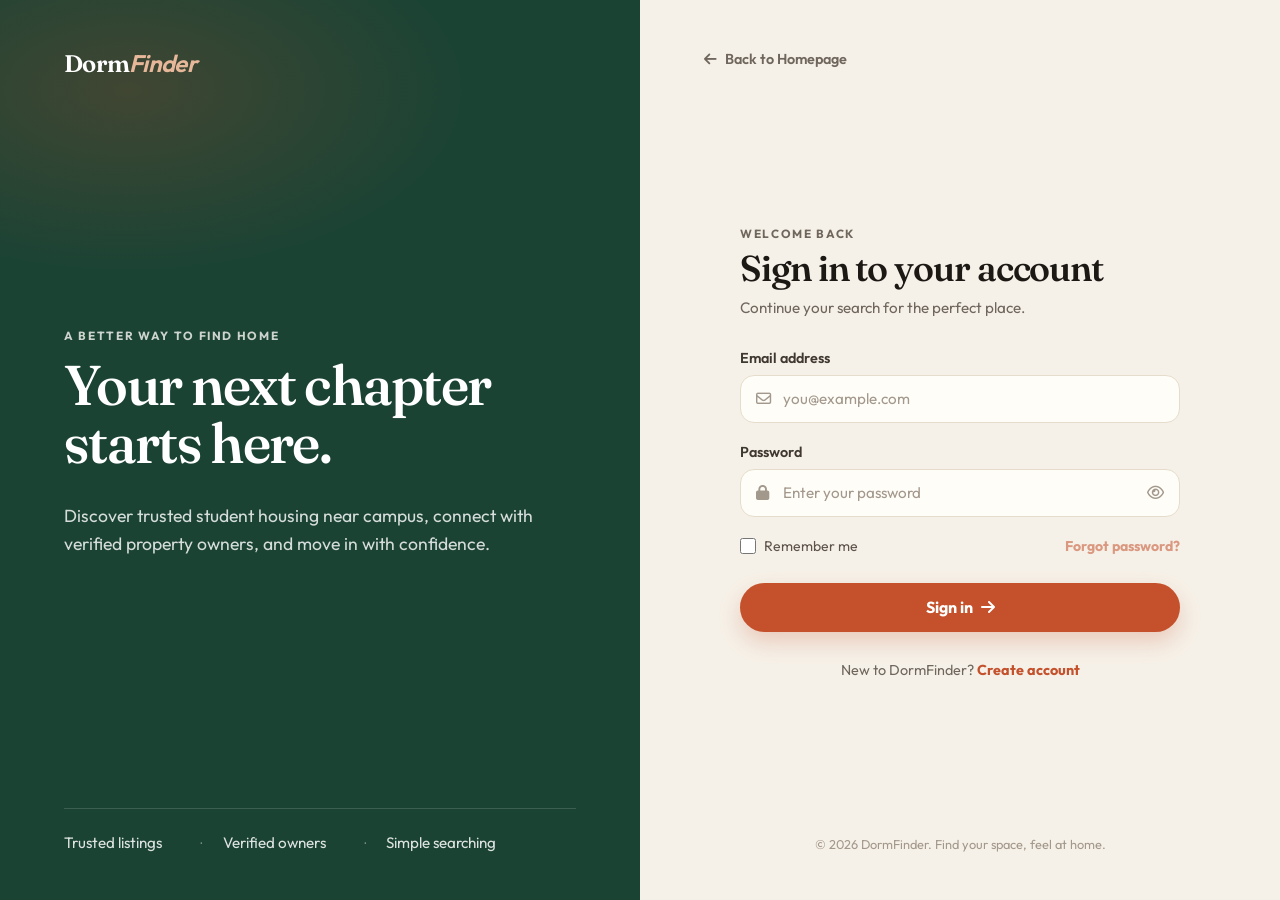
<file: signin.html>
<!DOCTYPE html>
<html lang="en">
<head>
  <meta charset="UTF-8">
  <meta name="viewport" content="width=device-width, initial-scale=1.0">
  <title>Sign in to your account - DormFinder</title>
  
  <!-- Font Awesome for Icons -->
  <link rel="stylesheet" href="https://cdnjs.cloudflare.com/ajax/libs/font-awesome/6.4.0/css/all.min.css">
  
  <!-- Google Fonts (Outfit) -->
  <link rel="preconnect" href="https://fonts.googleapis.com">
  <link rel="preconnect" href="https://fonts.gstatic.com" crossorigin>
  <link href="https://fonts.googleapis.com/css2?family=Fraunces:ital,opsz,wght@0,9..144,500;0,9..144,620;1,9..144,560&family=Outfit:wght@400;500;600;700&display=swap" rel="stylesheet">

  <style>
    * {
      box-sizing: border-box;
      margin: 0;
      padding: 0;
      font-family: 'Outfit', sans-serif;
    }

    body {
      min-height: 100vh;
      display: flex;
      background-color: #f6f1e8;
      color: #1c1915;
    }

    .container {
      display: flex;
      width: 100%;
      min-height: 100vh;
    }

    /* Left Hero / Promo Section (Slate Blue Theme) */
    .hero-section {
      flex: 1;
      background-color: #1b4334;
      color: #ffffff;
      padding: 3rem 4rem;
      display: flex;
      flex-direction: column;
      justify-content: space-between;
      position: relative;
    }

    .hero-header {
      position: relative;
      z-index: 2;
    }

    .logo {
      display: inline-block;
      text-decoration: none;
    }

    .logo-text {
      font-size: 1.5rem;
      font-weight: 800;
      color: #ffffff;
      letter-spacing: -0.02em;
    }

    .hero-content {
      position: relative;
      z-index: 2;
      max-width: 520px;
      margin-top: 2rem;
      margin-bottom: 2rem;
    }

    .hero-subtitle {
      text-transform: uppercase;
      font-size: 0.8rem;
      letter-spacing: 0.12em;
      font-weight: 700;
      color: rgba(255, 255, 255, 0.7);
      margin-bottom: 0.8rem;
    }

    .hero-title {
      font-size: 3.5rem;
      font-weight: 800;
      line-height: 1.05;
      letter-spacing: -0.03em;
      margin-bottom: 1.8rem;
    }

    .hero-description {
      font-size: 1.1rem;
      line-height: 1.6;
      color: rgba(255, 255, 255, 0.82);
      font-weight: 400;
    }

    .hero-footer {
      position: relative;
      z-index: 2;
      border-top: 1px solid rgba(255, 255, 255, 0.15);
      padding-top: 1.5rem;
    }

    .features-list {
      display: flex;
      align-items: center;
      gap: 1.2rem;
      font-size: 0.95rem;
      color: rgba(255, 255, 255, 0.85);
    }

    .features-list span {
      display: inline-flex;
      align-items: center;
    }

    .bullet {
      margin-left: 1.2rem;
      font-size: 0.5rem;
      opacity: 0.6;
    }

    /* Right Form Section */
    .form-section {
      flex: 1;
      display: flex;
      flex-direction: column;
      justify-content: space-between;
      padding: 3rem 4rem;
      max-width: 650px;
      margin: 0 auto;
      background: #f6f1e8;
    }

    /* Back to Homepage Button */
    .back-home {
      display: inline-flex;
      align-items: center;
      gap: 0.5rem;
      color: #6f675e;
      text-decoration: none;
      font-size: 0.9rem;
      font-weight: 600;
      transition: color 0.2s;
    }

    .back-home:hover {
      color: #c4512c;
    }

    .form-wrapper {
      margin: auto 0;
      width: 100%;
      max-width: 440px;
      align-self: center;
    }

    .form-header {
      margin-bottom: 2rem;
    }

    .tagline {
      font-size: 0.8rem;
      font-weight: 700;
      letter-spacing: 0.1em;
      color: #6f675e;
      text-transform: uppercase;
      margin-bottom: 0.6rem;
    }

    .form-title {
      font-size: 2.25rem;
      font-weight: 800;
      color: #1c1915;
      letter-spacing: -0.03em;
      margin-bottom: 0.6rem;
    }

    .form-subtext {
      color: #6f675e;
      font-size: 0.95rem;
    }

    /* Input Fields */
    .input-group {
      margin-bottom: 1.25rem;
    }

    .input-group label {
      display: block;
      font-size: 0.9rem;
      font-weight: 600;
      color: #3f3832;
      margin-bottom: 0.5rem;
    }

    .input-field {
      position: relative;
      display: flex;
      align-items: center;
    }

    .input-icon {
      position: absolute;
      left: 1rem;
      color: #a3988c;
      font-size: 0.95rem;
      pointer-events: none;
    }

    .input-field input {
      width: 100%;
      padding: 0.85rem 1rem 0.85rem 2.6rem;
      border: 1px solid #e6dccb;
      border-radius: 12px;
      font-size: 0.95rem;
      color: #1c1915;
      outline: none;
      transition: border-color 0.2s, box-shadow 0.2s;
    }

    .input-field input::placeholder {
      color: #a3988c;
    }

    .input-field input:focus {
      border-color: #c4512c;
      box-shadow: 0 0 0 3px rgba(196, 81, 44, 0.15);
    }

    .password-icon-right {
      position: absolute;
      right: 1rem;
      color: #a3988c;
      font-size: 0.95rem;
      cursor: pointer;
    }

    /* Options Row */
    .form-options {
      display: flex;
      align-items: center;
      justify-content: space-between;
      margin-bottom: 1.75rem;
      font-size: 0.88rem;
    }

    .remember-me {
      display: flex;
      align-items: center;
      gap: 0.5rem;
      color: #5c534b;
      cursor: pointer;
    }

    .remember-me input[type="checkbox"] {
      width: 16px;
      height: 16px;
      border-radius: 4px;
      border: 1px solid #d9ccb8;
      cursor: pointer;
      accent-color: #c4512c;
    }

    .forgot-link {
      color: #c4512c;
      text-decoration: none;
      font-weight: 700;
    }

    .forgot-link:hover {
      text-decoration: underline;
    }

    /* Submit Button */
    .btn-submit {
      width: 100%;
      padding: 0.9rem;
      border-radius: 999px;
      background-color: #c4512c;
      color: #ffffff;
      border: none;
      font-size: 1rem;
      font-weight: 600;
      cursor: pointer;
      display: flex;
      align-items: center;
      justify-content: center;
      gap: 0.5rem;
      box-shadow: 0 4px 12px rgba(196, 81, 44, 0.2);
      transition: background-color 0.2s, transform 0.1s;
    }

    .btn-submit:hover {
      background-color: #9a3b1b;
    }

    .btn-submit:active {
      transform: translateY(1px);
    }

    /* Switch Page Link */
    .switch-page {
      text-align: center;
      margin-top: 1.8rem;
      font-size: 0.9rem;
      color: #6f675e;
    }

    .switch-page a {
      color: #c4512c;
      text-decoration: none;
      font-weight: 700;
    }

    .switch-page a:hover {
      text-decoration: underline;
    }

    /* Footer */
    .form-footer {
      text-align: center;
      font-size: 0.8rem;
      color: #a3988c;
    }

    /* Responsive Adjustments */
    @media (max-width: 900px) {
      .container {
        flex-direction: column;
      }

      .hero-section {
        padding: 2.5rem 2rem;
      }

      .hero-title {
        font-size: 2.5rem;
      }

      .form-section {
        padding: 2.5rem 2rem;
      }
    }
  </style>
  <link rel="stylesheet" href="css/theme.css"/>
</head>
<body>

  <div class="container">
    <!-- Left Hero Section -->
    <div class="hero-section">
      <div class="hero-header">
        <a href="index.html" class="logo">
          <span class="logo-text">Dorm<span class="gold">Finder</span></span>
        </a>
      </div>

      <div class="hero-content">
        <p class="hero-subtitle">A better way to find home</p>
        <h1 class="hero-title">Your next chapter starts here.</h1>
        <p class="hero-description">
          Discover trusted student housing near campus, connect with verified property owners, and move in with confidence.
        </p>
      </div>

      <div class="hero-footer">
        <div class="features-list">
          <span>Trusted listings</span>
          <span class="bullet">•</span>
          <span>Verified owners</span>
          <span class="bullet">•</span>
          <span>Simple searching</span>
        </div>
      </div>
    </div>

    <!-- Right Form Section -->
    <div class="form-section">
      <div>
        <a href="index.html" class="back-home">
          <i class="fa-solid fa-arrow-left"></i> Back to Homepage
        </a>
      </div>

      <div class="form-wrapper">
        <div class="form-header">
          <p class="tagline">Welcome back</p>
          <h2 class="form-title">Sign in to your account</h2>
          <p class="form-subtext">Continue your search for the perfect place.</p>
        </div>

        <form id="signin-form">
          <div class="form-alert" id="formAlert" role="alert"></div>
          <div class="input-group">
            <label for="email">Email address</label>
            <div class="input-field">
              <i class="fa-regular fa-envelope input-icon"></i>
              <input type="email" id="email" name="email" placeholder="you@example.com" required>
            </div>
          </div>

          <div class="input-group">
            <label for="password">Password</label>
            <div class="input-field">
              <i class="fa-solid fa-lock input-icon"></i>
              <input type="password" id="password" name="password" placeholder="Enter your password" required>
              <i class="fa-regular fa-eye password-icon-right" id="toggle-pw"></i>
            </div>
          </div>

          <div class="form-options">
            <label class="remember-me">
              <input type="checkbox" name="remember">
              <span>Remember me</span>
            </label>
            <span class="forgot-link" title="Coming soon" style="opacity:.55;cursor:default">Forgot password?</span>
          </div>

          <button type="submit" class="btn-submit" id="signinBtn">
            Sign in <i class="fa-solid fa-arrow-right"></i>
          </button>
        </form>

        <p class="switch-page">
          New to DormFinder? <a href="signup.html">Create account</a>
        </p>
      </div>

      <div class="form-footer">
        © 2026 DormFinder. Find your space, feel at home.
      </div>
    </div>
  </div>

  <script>
    document.getElementById('toggle-pw').addEventListener('click', function() {
      const input = document.getElementById('password');
      if (input.type === 'password') {
        input.type = 'text';
        this.classList.remove('fa-eye');
        this.classList.add('fa-eye-slash');
      } else {
        input.type = 'password';
        this.classList.remove('fa-eye-slash');
        this.classList.add('fa-eye');
      }
    });

    function showFormAlert(msg, type) {
      const el = document.getElementById('formAlert');
      el.className = 'form-alert show ' + (type || 'error');
      el.textContent = msg;
    }

    (function showSignupBanner() {
      const params = new URLSearchParams(location.search);
      if (params.get('new') === '1') {
        showFormAlert('Account created. Sign in to continue.', 'success');
      }
    })();

    document.getElementById('signin-form').addEventListener('submit', async function(e) {
      e.preventDefault();

      const email = document.getElementById('email').value.trim();
      const password = document.getElementById('password').value;
      const btn = document.getElementById('signinBtn');
      btn.disabled = true;
      btn.innerHTML = 'Signing in…';

      try {
        const response = await fetch('/api/signin', {
          method: 'POST',
          headers: { 'Content-Type': 'application/json' },
          body: JSON.stringify({ email, password })
        });

        const data = await response.json();

        if (response.ok && data.success) {
          localStorage.setItem('df_user', JSON.stringify(data.user));
          const routes = {
            owner: 'owner-dashboard.html',
            admin: 'admin-dashboard.html',
            student: 'student-dashboard.html'
          };
          window.location.href = routes[data.user.role] || 'student-dashboard.html';
        } else {
          showFormAlert(data.message || 'Invalid email or password.', 'error');
          btn.disabled = false;
          btn.innerHTML = 'Sign in <i class="fa-solid fa-arrow-right"></i>';
        }
      } catch (err) {
        console.error('Error:', err);
        showFormAlert('Could not connect to the server.', 'error');
        btn.disabled = false;
        btn.innerHTML = 'Sign in <i class="fa-solid fa-arrow-right"></i>';
      }
    });
  </script>
</body>
</html>
</file>
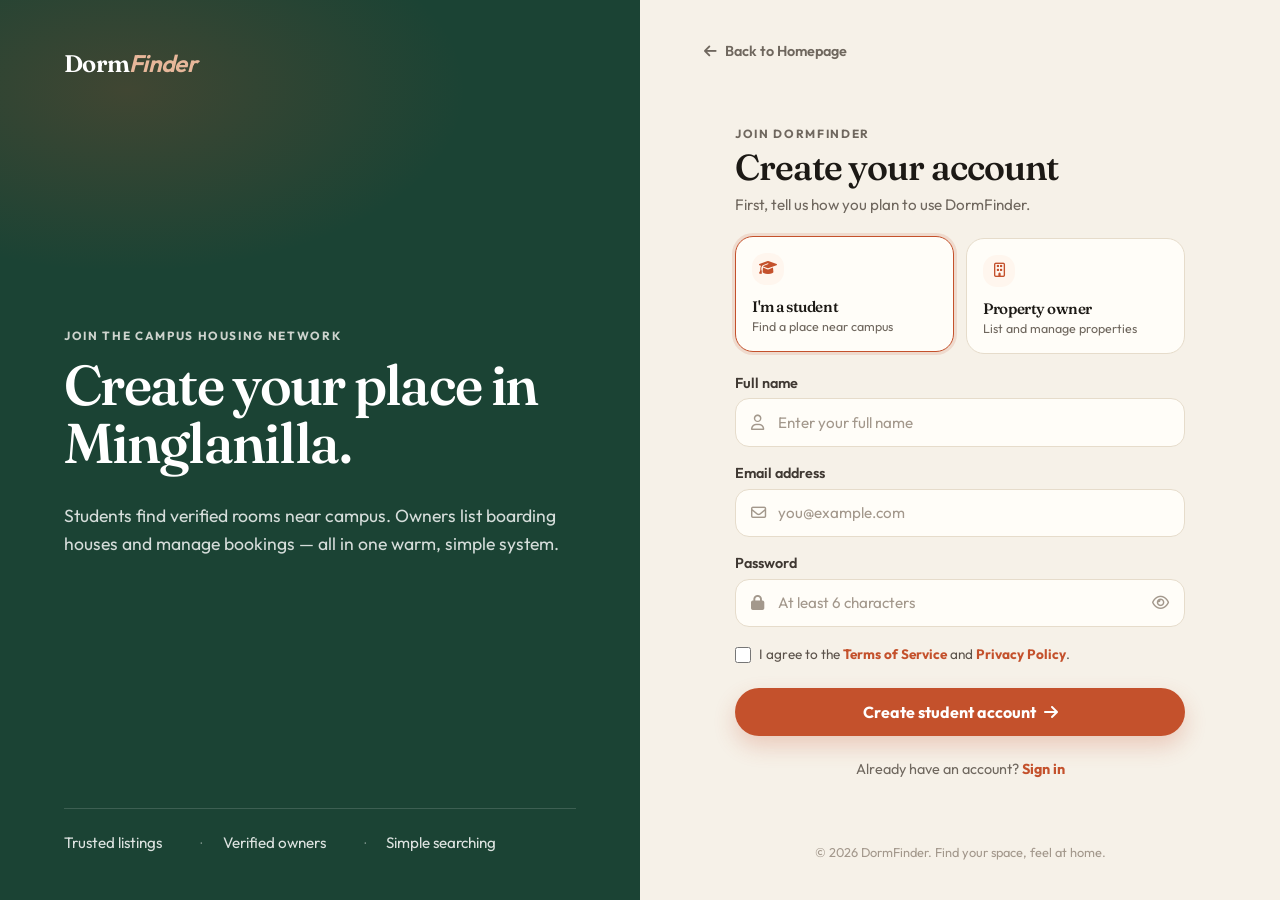
<file: signup.html>
<!DOCTYPE html>
<html lang="en">
<head>
  <meta charset="UTF-8">
  <meta name="viewport" content="width=device-width, initial-scale=1.0">
  <title>Create your account - DormFinder</title>
  
  <!-- Font Awesome for Icons -->
  <link rel="stylesheet" href="https://cdnjs.cloudflare.com/ajax/libs/font-awesome/6.4.0/css/all.min.css">
  
  <!-- Google Fonts (Outfit) -->
  <link rel="preconnect" href="https://fonts.googleapis.com">
  <link rel="preconnect" href="https://fonts.gstatic.com" crossorigin>
  <link href="https://fonts.googleapis.com/css2?family=Fraunces:ital,opsz,wght@0,9..144,500;0,9..144,620;1,9..144,560&family=Outfit:wght@400;500;600;700&display=swap" rel="stylesheet">

  <style>
    * {
      box-sizing: border-box;
      margin: 0;
      padding: 0;
      font-family: 'Outfit', sans-serif;
    }

    body {
      min-height: 100vh;
      display: flex;
      background-color: #f6f1e8;
      color: #1c1915;
    }

    .container {
      display: flex;
      width: 100%;
      min-height: 100vh;
    }

    /* Left Hero / Promo Section (Slate Blue Theme) */
    .hero-section {
      flex: 1;
      background-color: #1b4334;
      color: #ffffff;
      padding: 3rem 4rem;
      display: flex;
      flex-direction: column;
      justify-content: space-between;
      position: relative;
    }

    .hero-header {
      position: relative;
      z-index: 2;
    }

    .logo {
      display: inline-block;
      text-decoration: none;
    }

    .logo-text {
      font-size: 1.5rem;
      font-weight: 800;
      color: #ffffff;
      letter-spacing: -0.02em;
    }

    .hero-content {
      position: relative;
      z-index: 2;
      max-width: 520px;
      margin-top: 2rem;
      margin-bottom: 2rem;
    }

    .hero-subtitle {
      text-transform: uppercase;
      font-size: 0.8rem;
      letter-spacing: 0.12em;
      font-weight: 700;
      color: rgba(255, 255, 255, 0.7);
      margin-bottom: 0.8rem;
    }

    .hero-title {
      font-size: 3.5rem;
      font-weight: 800;
      line-height: 1.05;
      letter-spacing: -0.03em;
      margin-bottom: 1.8rem;
    }

    .hero-description {
      font-size: 1.1rem;
      line-height: 1.6;
      color: rgba(255, 255, 255, 0.82);
      font-weight: 400;
    }

    .hero-footer {
      position: relative;
      z-index: 2;
      border-top: 1px solid rgba(255, 255, 255, 0.15);
      padding-top: 1.5rem;
    }

    .features-list {
      display: flex;
      align-items: center;
      gap: 1.2rem;
      font-size: 0.95rem;
      color: rgba(255, 255, 255, 0.85);
    }

    .features-list span {
      display: inline-flex;
      align-items: center;
    }

    .bullet {
      margin-left: 1.2rem;
      font-size: 0.5rem;
      opacity: 0.6;
    }

    /* Right Form Section */
    .form-section {
      flex: 1;
      display: flex;
      flex-direction: column;
      justify-content: space-between;
      padding: 2.5rem 4rem;
      max-width: 650px;
      margin: 0 auto;
      background: #f6f1e8;
    }

    /* Back to Homepage Button */
    .back-home {
      display: inline-flex;
      align-items: center;
      gap: 0.5rem;
      color: #6f675e;
      text-decoration: none;
      font-size: 0.9rem;
      font-weight: 600;
      transition: color 0.2s;
    }

    .back-home:hover {
      color: #c4512c;
    }

    .form-wrapper {
      margin: auto 0;
      width: 100%;
      max-width: 450px;
      align-self: center;
    }

    .form-header {
      margin-bottom: 1.5rem;
    }

    .tagline {
      font-size: 0.8rem;
      font-weight: 700;
      letter-spacing: 0.1em;
      color: #6f675e;
      text-transform: uppercase;
      margin-bottom: 0.5rem;
    }

    .form-title {
      font-size: 2.25rem;
      font-weight: 800;
      color: #1c1915;
      letter-spacing: -0.03em;
      margin-bottom: 0.5rem;
    }

    .form-subtext {
      color: #6f675e;
      font-size: 0.95rem;
    }

    /* Account Type Cards */
    .role-selection {
      display: grid;
      grid-template-columns: 1fr 1fr;
      gap: 0.8rem;
      margin-bottom: 1.25rem;
    }

    .role-option {
      position: relative;
    }

    .role-option input[type="radio"] {
      position: absolute;
      opacity: 0;
      width: 0;
      height: 0;
    }

    .role-card {
      border: 1px solid #e6dccb;
      border-radius: 18px;
      padding: 1rem;
      cursor: pointer;
      transition: all 0.2s ease;
      background-color: #fffdf8;
      display: flex;
      flex-direction: column;
      height: 100%;
    }

    .role-card .icon-box {
      width: 32px;
      height: 32px;
      background-color: #efe6d6;
      border-radius: 8px;
      display: flex;
      align-items: center;
      justify-content: center;
      color: #c4512c;
      font-size: 0.9rem;
      margin-bottom: 0.75rem;
    }

    .role-card h3 {
      font-size: 0.95rem;
      font-weight: 700;
      color: #1c1915;
      margin-bottom: 0.2rem;
    }

    .role-card p {
      font-size: 0.78rem;
      color: #6f675e;
      line-height: 1.3;
    }

    /* Active Selected Card State */
    .role-option input[type="radio"]:checked + .role-card {
      border: 2px solid #c4512c;
      background-color: #f6f1e8;
    }

    .role-option input[type="radio"]:checked + .role-card .icon-box {
      background-color: #ffffff;
    }

    /* Input Fields */
    .input-group {
      margin-bottom: 1.1rem;
    }

    .input-group label {
      display: block;
      font-size: 0.9rem;
      font-weight: 600;
      color: #3f3832;
      margin-bottom: 0.4rem;
    }

    .input-field {
      position: relative;
      display: flex;
      align-items: center;
    }

    .input-icon {
      position: absolute;
      left: 1rem;
      color: #a3988c;
      font-size: 0.95rem;
      pointer-events: none;
    }

    .input-field input {
      width: 100%;
      padding: 0.85rem 1rem 0.85rem 2.6rem;
      border: 1px solid #e6dccb;
      border-radius: 12px;
      font-size: 0.95rem;
      color: #1c1915;
      outline: none;
      transition: border-color 0.2s, box-shadow 0.2s;
    }

    .input-field input::placeholder {
      color: #a3988c;
    }

    .input-field input:focus {
      border-color: #c4512c;
      box-shadow: 0 0 0 3px rgba(196, 81, 44, 0.15);
    }

    .password-icon-right {
      position: absolute;
      right: 1rem;
      color: #a3988c;
      font-size: 0.95rem;
      cursor: pointer;
    }

    /* Terms Checkbox Row */
    .terms-option {
      margin-bottom: 1.5rem;
      font-size: 0.85rem;
    }

    .terms-label {
      display: flex;
      align-items: flex-start;
      gap: 0.5rem;
      color: #5c534b;
      cursor: pointer;
      line-height: 1.4;
    }

    .terms-label input[type="checkbox"] {
      width: 16px;
      height: 16px;
      border-radius: 4px;
      border: 1px solid #d9ccb8;
      cursor: pointer;
      margin-top: 2px;
      accent-color: #c4512c;
    }

    .terms-label a {
      color: #c4512c;
      text-decoration: none;
      font-weight: 700;
    }

    .terms-label a:hover {
      text-decoration: underline;
    }

    /* Submit Button */
    .btn-submit {
      width: 100%;  
      padding: 0.9rem;
      background-color: #c4512c;
      color: #ffffff;
      border: none;
      border-radius: 999px;
      font-size: 1rem;
      font-weight: 600;
      cursor: pointer;
      display: flex;
      align-items: center;
      justify-content: center;
      gap: 0.5rem;
      box-shadow: 0 4px 12px rgba(196, 81, 44, 0.2);
      transition: background-color 0.2s, transform 0.1s;
    }

    .btn-submit:hover {
      background-color: #9a3b1b;
    }

    .btn-submit:active {
      transform: translateY(1px);
    }

    /* Switch Page Link */
    .switch-page {
      text-align: center;
      margin-top: 1.5rem;
      font-size: 0.9rem;
      color: #6f675e;
    }

    .switch-page a {
      color: #c4512c;
      text-decoration: none;
      font-weight: 700;
    }

    .switch-page a:hover {
      text-decoration: underline;
    }

    /* Footer */
    .form-footer {
      text-align: center;
      font-size: 0.8rem;
      color: #a3988c;
    }

    /* Responsive Adjustments */
    @media (max-width: 900px) {
      .container {
        flex-direction: column;
      }

      .hero-section {
        padding: 2.5rem 2rem;
      }

      .hero-title {
        font-size: 2.5rem;
      }

      .form-section {
        padding: 2.5rem 2rem;
      }
    }
  </style>
  <link rel="stylesheet" href="css/theme.css"/>
</head>
<body>

  <div class="container">
    <!-- Left Hero Section -->
    <div class="hero-section">
      <div class="hero-header">
        <a href="index.html" class="logo">
          <span class="logo-text">Dorm<span class="gold">Finder</span></span>
        </a>
      </div>

      <div class="hero-content">
        <p class="hero-subtitle">Join the campus housing network</p>
        <h1 class="hero-title">Create your place in Minglanilla.</h1>
        <p class="hero-description">
          Students find verified rooms near campus. Owners list boarding houses and manage bookings — all in one warm, simple system.
        </p>
      </div>

      <div class="hero-footer">
        <div class="features-list">
          <span>Trusted listings</span>
          <span class="bullet">•</span>
          <span>Verified owners</span>
          <span class="bullet">•</span>
          <span>Simple searching</span>
        </div>
      </div>
    </div>

    <!-- Right Form Section -->
    <div class="form-section">
      <div>
        <a href="index.html" class="back-home">
          <i class="fa-solid fa-arrow-left"></i> Back to Homepage
        </a>
      </div>

      <div class="form-wrapper">
        <div class="form-header">
          <p class="tagline">Join DormFinder</p>
          <h2 class="form-title">Create your account</h2>
          <p class="form-subtext">First, tell us how you plan to use DormFinder.</p>
        </div>

        <form id="signup-form">
          <div class="form-alert" id="formAlert" role="alert"></div>
          <!-- Role Selector -->
          <div class="role-selection">
            <label class="role-option">
              <input type="radio" name="account_type" value="student" checked onchange="updateSubmitText(this.value)">
              <div class="role-card">
                <div class="icon-box">
                  <i class="fa-solid fa-graduation-cap"></i>
                </div>
                <h3>I'm a student</h3>
                <p>Find a place near campus</p>
              </div>
            </label>

            <label class="role-option">
              <input type="radio" name="account_type" value="owner" onchange="updateSubmitText(this.value)">
              <div class="role-card">
                <div class="icon-box">
                  <i class="fa-regular fa-building"></i>
                </div>
                <h3>Property owner</h3>
                <p>List and manage properties</p>
              </div>
            </label>
          </div>

          <div class="input-group">
            <label for="fullname">Full name</label>
            <div class="input-field">
              <i class="fa-regular fa-user input-icon"></i>
              <input type="text" id="fullname" name="fullname" placeholder="Enter your full name" required>
            </div>
          </div>

          <div class="input-group">
            <label for="email">Email address</label>
            <div class="input-field">
              <i class="fa-regular fa-envelope input-icon"></i>
              <input type="email" id="email" name="email" placeholder="you@example.com" required>
            </div>
          </div>

          <div class="input-group">
            <label for="password">Password</label>
            <div class="input-field">
              <i class="fa-solid fa-lock input-icon"></i>
              <input type="password" id="password" name="password" placeholder="At least 6 characters" required minlength="6">
              <i class="fa-regular fa-eye password-icon-right" id="toggle-pw"></i>
            </div>
          </div>

          <div class="terms-option">
            <label class="terms-label">
              <input type="checkbox" name="terms" required>
              <span>I agree to the <a href="#">Terms of Service</a> and <a href="#">Privacy Policy</a>.</span>
            </label>
          </div>

          <button type="submit" class="btn-submit">
            <span id="btn-text">Create student account</span> <i class="fa-solid fa-arrow-right"></i>
          </button>
        </form>

        <p class="switch-page">
          Already have an account? <a href="signin.html">Sign in</a>
        </p>
      </div>

      <div class="form-footer">
        © 2026 DormFinder. Find your space, feel at home.
      </div>
    </div>
  </div>

  <script>
    function updateSubmitText(role) {
      const btnText = document.getElementById('btn-text');
      if (role === 'owner') {
        btnText.textContent = 'Create owner account';
      } else {
        btnText.textContent = 'Create student account';
      }
    }

    document.getElementById('toggle-pw').addEventListener('click', function() {
      const input = document.getElementById('password');
      if (input.type === 'password') {
        input.type = 'text';
        this.classList.remove('fa-eye');
        this.classList.add('fa-eye-slash');
      } else {
        input.type = 'password';
        this.classList.remove('fa-eye-slash');
        this.classList.add('fa-eye');
      }
    });

    function showFormAlert(msg, type) {
      const el = document.getElementById('formAlert');
      el.className = 'form-alert show ' + (type || 'error');
      el.textContent = msg;
    }

    document.getElementById('signup-form').addEventListener('submit', async function(e) {
      e.preventDefault();
      
      const fullname = document.getElementById('fullname').value.trim();
      const email = document.getElementById('email').value.trim();
      const password = document.getElementById('password').value;
      const role = document.querySelector('input[name="account_type"]:checked').value;
      const btn = this.querySelector('.btn-submit');
      const original = btn.innerHTML;
      btn.disabled = true;
      btn.innerHTML = 'Creating account…';

      try {
        const response = await fetch('/api/signup', {
          method: 'POST',
          headers: { 'Content-Type': 'application/json' },
          body: JSON.stringify({ fullname, email, password, role })
        });

        const data = await response.json();
        
        if (response.ok && data.success) {
          if (data.user) {
            localStorage.setItem('df_user', JSON.stringify(data.user));
            window.location.href = role === 'owner' ? 'owner-dashboard.html' : 'student-dashboard.html';
          } else {
            window.location.href = 'signin.html?new=1';
          }
        } else {
          showFormAlert(data.message || 'Error creating account.', 'error');
          btn.disabled = false;
          btn.innerHTML = original;
        }
      } catch (err) {
        console.error('Error:', err);
        showFormAlert('Could not connect to the server.', 'error');
        btn.disabled = false;
        btn.innerHTML = original;
      }
    });
  </script>
</body>
</html>
</file>
<file: css/theme.css>
/* Shared DormFinder look — cream paper, forest, terracotta, Fraunces + Outfit */

:root {
  --ink: #1c1915;
  --ink-soft: #3f3832;
  --muted: #6f675e;
  --paper: #f6f1e8;
  --paper-2: #efe6d6;
  --card: #fffdf8;
  --clay: #c4512c;
  --clay-deep: #9a3b1b;
  --forest: #1b4334;
  --forest-2: #143328;
  --sand: #e4d5bc;
  --line: #e6dccb;
  --serif: "Fraunces", "Times New Roman", serif;
  --sans: "Outfit", "Segoe UI", sans-serif;
  --shadow: 0 18px 40px rgba(48, 32, 16, 0.08);
  --shadow-soft: 0 8px 24px rgba(48, 32, 16, 0.06);
}

html { scroll-behavior: smooth; }

body {
  background: var(--paper) !important;
  color: var(--ink);
  font-family: var(--sans);
}

button, input, select, textarea { font-family: inherit; }

/* ── Type ───────────────────────────────────────────────── */
h1, h2, h3,
.hero-title,
.form-title,
.logo-text,
.dash-title-area h1,
.modal-header-row h3,
.results-count-text,
.dorm-name,
.prop-name,
.stat-number,
.section-header-flex h2,
.bd-title,
.empty-state-card h3 {
  font-family: var(--serif) !important;
  font-weight: 560 !important;
  letter-spacing: -0.03em;
}

.brand,
.logo-text {
  font-family: var(--serif) !important;
  letter-spacing: -0.03em;
  font-weight: 620 !important;
}

.gold {
  font-style: italic;
  color: #e7b79a !important;
}

.form-title .gold,
.brand .gold,
.logo-text .gold { color: #e7b79a; }

/* ── Brand mark (matches landing) ───────────────────────── */
.brand-mark {
  background: var(--forest) !important;
  border-radius: 12px 12px 4px 12px !important;
  box-shadow: inset 0 -8px 0 rgba(196, 81, 44, 0.9) !important;
}

.navbar .brand-mark,
.sidebar .brand-mark {
  background: rgba(255, 253, 248, 0.12) !important;
  box-shadow: inset 0 -8px 0 var(--clay) !important;
}

/* ── Shells ─────────────────────────────────────────────── */
.sidebar {
  background: var(--forest) !important;
  border-right: 1px solid rgba(255, 253, 248, 0.06);
}

.navbar {
  background: var(--forest) !important;
  box-shadow: 0 10px 30px rgba(20, 51, 40, 0.18);
}

.hero-section {
  background:
    radial-gradient(520px 280px at 20% 10%, rgba(196, 81, 44, 0.22), transparent 65%),
    var(--forest) !important;
}

.hero-banner {
  background:
    radial-gradient(640px 260px at 80% 0%, rgba(196, 81, 44, 0.22), transparent 60%),
    var(--forest-2) !important;
  border-radius: 0 0 36px 36px;
}

.form-section {
  background: var(--paper) !important;
}

.topbar {
  background: rgba(246, 241, 232, 0.9) !important;
  backdrop-filter: blur(14px);
  -webkit-backdrop-filter: blur(14px);
  border-bottom: 1px solid var(--line) !important;
}

.dashboard-body {
  background: transparent;
}

/* ── Nav items ──────────────────────────────────────────── */
.nav-item {
  border-radius: 999px !important;
  transition: background 0.2s, color 0.2s, transform 0.15s !important;
}

.nav-item:hover {
  background: rgba(255, 253, 248, 0.08) !important;
}

.nav-item.active {
  background: var(--clay) !important;
  box-shadow: 0 10px 22px rgba(196, 81, 44, 0.28) !important;
}

.badge {
  border-radius: 999px !important;
  background: rgba(255, 253, 248, 0.14) !important;
}

/* ── Hero / browse ──────────────────────────────────────── */
.hero-banner .hero-title {
  font-size: clamp(2rem, 4vw, 3rem) !important;
  line-height: 1.05 !important;
}

.hero-banner .hero-title span {
  color: #e7b79a !important;
  font-style: italic;
}

.hero-subtitle {
  color: rgba(255, 253, 248, 0.78) !important;
}

.search-bar-pill {
  box-shadow: 0 18px 40px rgba(16, 40, 31, 0.28) !important;
  border: 1px solid rgba(255, 253, 248, 0.35);
}

.tag-pill {
  border-radius: 999px !important;
  backdrop-filter: blur(6px);
}

.tag-pill.active,
.tag-pill:hover {
  background: rgba(255, 253, 248, 0.18) !important;
  border-color: rgba(255, 253, 248, 0.55) !important;
}

/* ── Auth ───────────────────────────────────────────────── */
.tagline,
.hero-section .hero-subtitle {
  letter-spacing: 0.14em !important;
  text-transform: uppercase;
  font-weight: 700 !important;
  font-size: 0.74rem !important;
}

.hero-title,
.form-title {
  line-height: 1.05 !important;
}

.hero-section .gold { color: #e7b79a !important; }

.input-field input,
.profile-form-group input,
.profile-form-group textarea,
.price-input-box,
.sort-select-box,
.dark-input {
  border-radius: 14px !important;
}

.input-field input {
  background: var(--card) !important;
  border-color: var(--line) !important;
}

.role-card {
  border-radius: 18px !important;
  border: 1.5px solid var(--line) !important;
  background: var(--card) !important;
  transition: border-color 0.2s, box-shadow 0.2s, transform 0.2s;
}

.role-option input:checked + .role-card {
  border-color: var(--clay) !important;
  box-shadow: 0 0 0 3px rgba(196, 81, 44, 0.14);
  transform: translateY(-2px);
}

.role-card .icon-box {
  background: #fff6ee !important;
  color: var(--clay) !important;
  border-radius: 14px !important;
}

/* ── Buttons ────────────────────────────────────────────── */
.btn-submit,
.btn-nav-signup,
.btn-add-property,
.btn-save-profile,
.sb-btn-search,
.btn-find-dorm,
.btn-approve,
.btn-review,
.btn-nav-solid,
.btn-primary,
.dp-cta,
.cta-primary {
  border-radius: 999px !important;
  font-weight: 700 !important;
}

.btn-nav-login,
.btn-nav-outline,
.btn-back-dash,
.btn-ghost,
.btn-hero-ghost {
  border-radius: 999px !important;
}

.btn-submit,
.btn-nav-signup,
.btn-find-dorm,
.sb-btn-search,
.btn-save-profile {
  background: var(--clay) !important;
  box-shadow: 0 10px 22px rgba(196, 81, 44, 0.24) !important;
}

.btn-submit:hover,
.btn-nav-signup:hover,
.btn-find-dorm:hover,
.sb-btn-search:hover,
.btn-save-profile:hover {
  background: var(--clay-deep) !important;
}

.btn-add-property,
.btn-review {
  background: var(--forest) !important;
}

.btn-add-property:hover,
.btn-review:hover {
  background: var(--forest-2) !important;
}

/* ── Cards ──────────────────────────────────────────────── */
.stat-card,
.dorm-card,
.property-card,
.prop-card,
.modal-card,
.filters-sidebar,
.booking-card,
.empty-state-card,
.profile-card-box,
.contact-form-wrap,
.feature-card,
.role-card-dash {
  background: var(--card) !important;
  border: 1px solid var(--line) !important;
  border-radius: 20px !important;
  box-shadow: var(--shadow-soft);
}

.stat-card:hover,
.dorm-card:hover,
.property-card:hover,
.prop-card:hover {
  transform: translateY(-3px);
  box-shadow: var(--shadow);
}

.dorm-card,
.property-card,
.prop-card {
  overflow: hidden;
  transition: transform 0.2s ease, box-shadow 0.2s ease;
}

.dorm-img-wrap,
.prop-img-wrap {
  border-bottom: 1px solid rgba(28, 25, 21, 0.04);
}

.dorm-price,
.prop-price {
  color: var(--clay-deep) !important;
  font-family: var(--serif);
  font-weight: 620;
}

.stat-icon-badge,
.stat-icon-box {
  background: #fff6ee !important;
  color: var(--clay) !important;
  border-radius: 14px !important;
}

.stat-icon-box.yellow { background: #fff3d8 !important; color: #b45309 !important; }
.stat-icon-box.green { background: #e5f2ea !important; color: var(--forest) !important; }
.stat-icon-box.red { background: #f8d9d1 !important; color: var(--clay-deep) !important; }

.empty-state-card {
  border-style: dashed !important;
  background:
    radial-gradient(420px 160px at 50% 0%, rgba(196, 81, 44, 0.06), transparent 70%),
    var(--card) !important;
}

.empty-icon-circle {
  width: 56px;
  height: 56px;
  display: flex;
  align-items: center;
  justify-content: center;
  margin: 0 auto 1rem;
  background: #fff6ee !important;
  color: var(--clay) !important;
  border-radius: 18px !important;
  font-size: 1.2rem;
}

/* ── Profile panel ──────────────────────────────────────── */
.profile-card-box {
  background:
    radial-gradient(420px 180px at 90% 0%, rgba(196, 81, 44, 0.22), transparent 65%),
    var(--forest-2) !important;
  border: none !important;
  color: #fffdf8 !important;
}

.profile-form-group input,
.profile-form-group textarea {
  background: rgba(255, 253, 248, 0.08) !important;
  border-color: rgba(255, 253, 248, 0.14) !important;
  color: #fffdf8 !important;
}

/* ── Pills / status ─────────────────────────────────────── */
.pill,
.dorm-status-badge,
.prop-status-badge,
.dp-slots,
.room-chip {
  border-radius: 999px !important;
}

.pill.pending,
.prop-status-badge.pending { background: #fef3c7 !important; color: #92400e !important; }
.pill.approved,
.prop-status-badge.approved { background: #e5f2ea !important; color: var(--forest) !important; }
.pill.rejected,
.prop-status-badge.rejected { background: #f8d9d1 !important; color: var(--clay-deep) !important; }

.seg {
  background: var(--card) !important;
  border: 1px solid var(--line) !important;
  border-radius: 999px !important;
  padding: 4px !important;
}

.seg button {
  border-radius: 999px !important;
}

.seg button.active {
  background: var(--forest) !important;
  color: #fffdf8 !important;
}

/* ── Filters / forms ────────────────────────────────────── */
.filters-sidebar {
  position: sticky;
  top: 95px;
}

.filter-group-title,
.sidebar-section-title,
.dash-title-area p,
.tagline {
  letter-spacing: 0.1em;
}

.reset-filters-btn,
.view-all-link,
.forgot-link,
.switch-page a {
  color: var(--clay) !important;
}

input[type="checkbox"],
input[type="radio"] { accent-color: var(--clay); }

input[type="text"]:focus,
input[type="email"]:focus,
input[type="password"]:focus,
input[type="number"]:focus,
input[type="search"]:focus,
input[type="tel"]:focus,
input[type="date"]:focus,
textarea:focus,
select:focus {
  border-color: var(--clay) !important;
  box-shadow: 0 0 0 3px rgba(196, 81, 44, 0.14) !important;
  outline: none;
}

/* ── Map pins ───────────────────────────────────────────── */
.df-pin {
  background: var(--clay) !important;
  border-color: #fffdf8 !important;
  box-shadow: 0 6px 14px rgba(154, 59, 27, 0.35) !important;
}
.df-pin.active { background: var(--forest) !important; }

/* ── Modal polish ───────────────────────────────────────── */
.modal-overlay,
.auth-modal-overlay {
  backdrop-filter: blur(4px);
}

.modal-card,
.auth-modal {
  border-radius: 24px !important;
  border: 1px solid var(--line);
  box-shadow: 0 28px 60px rgba(28, 25, 21, 0.22) !important;
}

/* ── Soft selection ─────────────────────────────────────── */
::selection { background: #f6e4d6; color: var(--ink); }

/* ── Feedback / loading ─────────────────────────────────── */
.form-alert {
  display: none;
  margin-bottom: 1rem;
  padding: 0.85rem 1rem;
  border-radius: 14px;
  font-size: 0.88rem;
  font-weight: 600;
  line-height: 1.45;
}
.form-alert.show { display: block; }
.form-alert.error {
  background: #f8d9d1;
  color: var(--clay-deep);
  border: 1px solid #efc2b5;
}
.form-alert.success {
  background: #e5f2ea;
  color: var(--forest);
  border: 1px solid #b9d8c7;
}

.df-toast {
  position: fixed;
  bottom: 28px;
  left: 50%;
  transform: translateX(-50%);
  background: var(--ink);
  color: #fffdf8;
  padding: 0.75rem 1.15rem;
  border-radius: 999px;
  font-size: 0.88rem;
  font-weight: 650;
  z-index: 1400;
  opacity: 0;
  pointer-events: none;
  transition: opacity 0.25s, transform 0.25s;
  box-shadow: 0 14px 30px rgba(28, 25, 21, 0.22);
  max-width: min(92vw, 420px);
  text-align: center;
}
.df-toast.show {
  opacity: 1;
  transform: translateX(-50%) translateY(-4px);
}

.skeleton-grid {
  display: grid;
  grid-template-columns: repeat(3, 1fr);
  gap: 1.5rem;
}
.skeleton-card {
  background: var(--card);
  border: 1px solid var(--line);
  border-radius: 20px;
  overflow: hidden;
  min-height: 280px;
}
.skeleton-card .sk-img {
  height: 180px;
  background: linear-gradient(90deg, #efe6d6 25%, #f6f1e8 50%, #efe6d6 75%);
  background-size: 200% 100%;
  animation: shimmer 1.2s infinite linear;
}
.skeleton-card .sk-body { padding: 1.1rem; }
.skeleton-card .sk-line {
  height: 12px;
  border-radius: 999px;
  background: #efe6d6;
  margin-bottom: 10px;
  animation: shimmer 1.2s infinite linear;
}
.skeleton-card .sk-line.short { width: 55%; }
@keyframes shimmer {
  0% { background-position: 200% 0; }
  100% { background-position: -200% 0; }
}
@media (max-width: 980px) {
  .skeleton-grid { grid-template-columns: 1fr 1fr; }
}
@media (max-width: 640px) {
  .skeleton-grid { grid-template-columns: 1fr; }
}

.dorm-fav-btn.favorited,
.dorm-fav-btn.favorited i { color: var(--clay) !important; }

.btn-submit[disabled],
.btn-submit-booking[disabled] {
  opacity: 0.7;
  cursor: wait;
}

/* ── Responsive niceties ────────────────────────────────── */
@media (max-width: 900px) {
  .hero-banner { border-radius: 0 0 24px 24px; }
  .filters-sidebar { position: static; }
}
</file>
